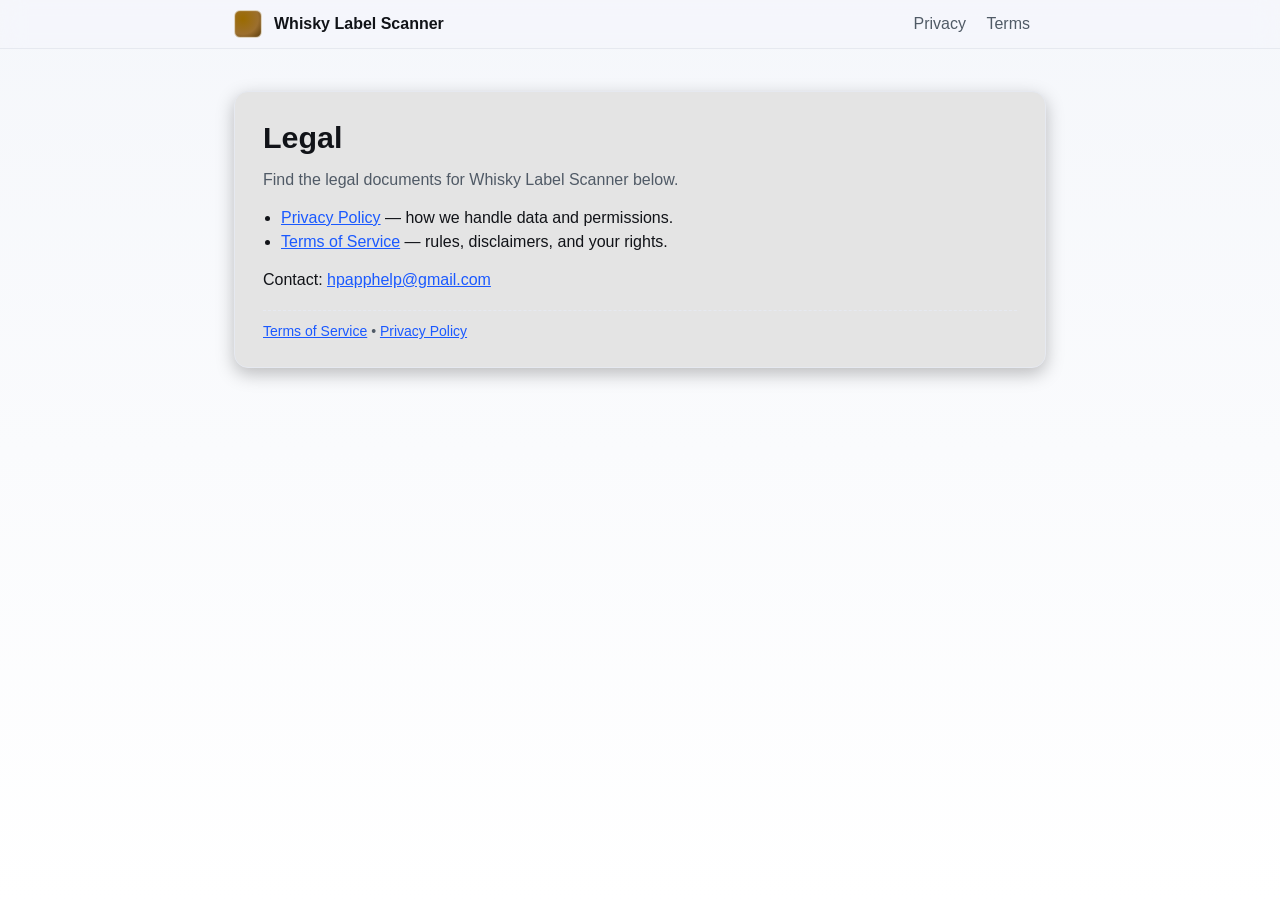
<file: index.html>
<!doctype html>
<html lang="en">
  <head>
    <meta charset="utf-8" />
    <meta name="viewport" content="width=device-width, initial-scale=1" />
    <title>Whisky Label Scanner — Legal</title>
    <meta name="description" content="Legal pages for the Whisky Label Scanner mobile app." />
    <link rel="stylesheet" href="assets/styles.css" />
  </head>
  <body>
    <header class="site">
      <div class="wrap" style="display:flex;align-items:center;justify-content:space-between;padding:10px 24px;">
        <div class="brand">
          <div class="logo" aria-hidden="true"></div>
          <strong>Whisky Label Scanner</strong>
        </div>
        <nav aria-label="Primary">
          <a href="privacy/">Privacy</a>
          <a href="terms/">Terms</a>
        </nav>
      </div>
    </header>

    <div class="wrap">
      <main role="main">
        <h1>Legal</h1>
        <p class="muted">Find the legal documents for Whisky Label Scanner below.</p>
        <ul>
          <li><a href="privacy/">Privacy Policy</a> — how we handle data and permissions.</li>
          <li><a href="terms/">Terms of Service</a> — rules, disclaimers, and your rights.</li>
        </ul>
        <p>Contact: <a href="mailto:hpapphelp@gmail.com">hpapphelp@gmail.com</a></p>

        <div class="footer">
          <span><a href="terms/">Terms of Service</a></span>
          <span> • </span>
          <span><a href="privacy/">Privacy Policy</a></span>
        </div>
      </main>
    </div>
  </body>
  </html>
</file>
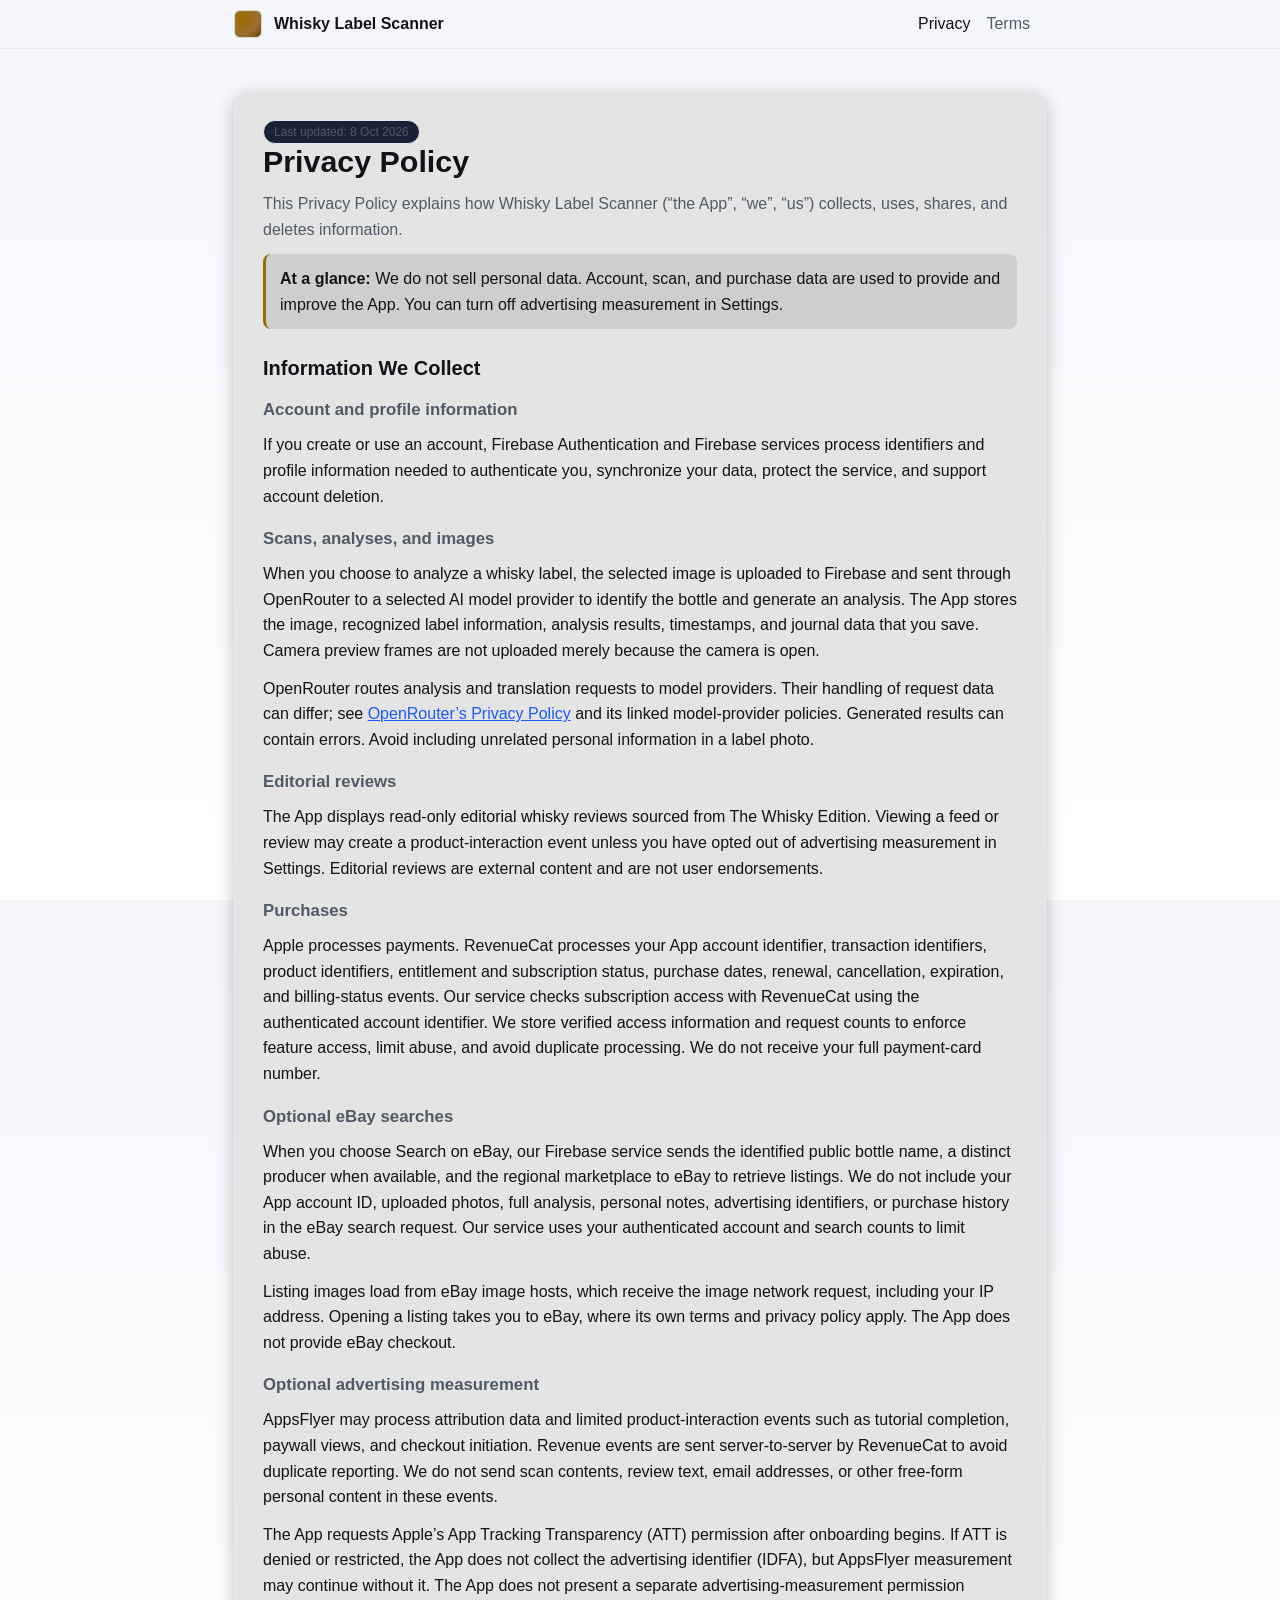
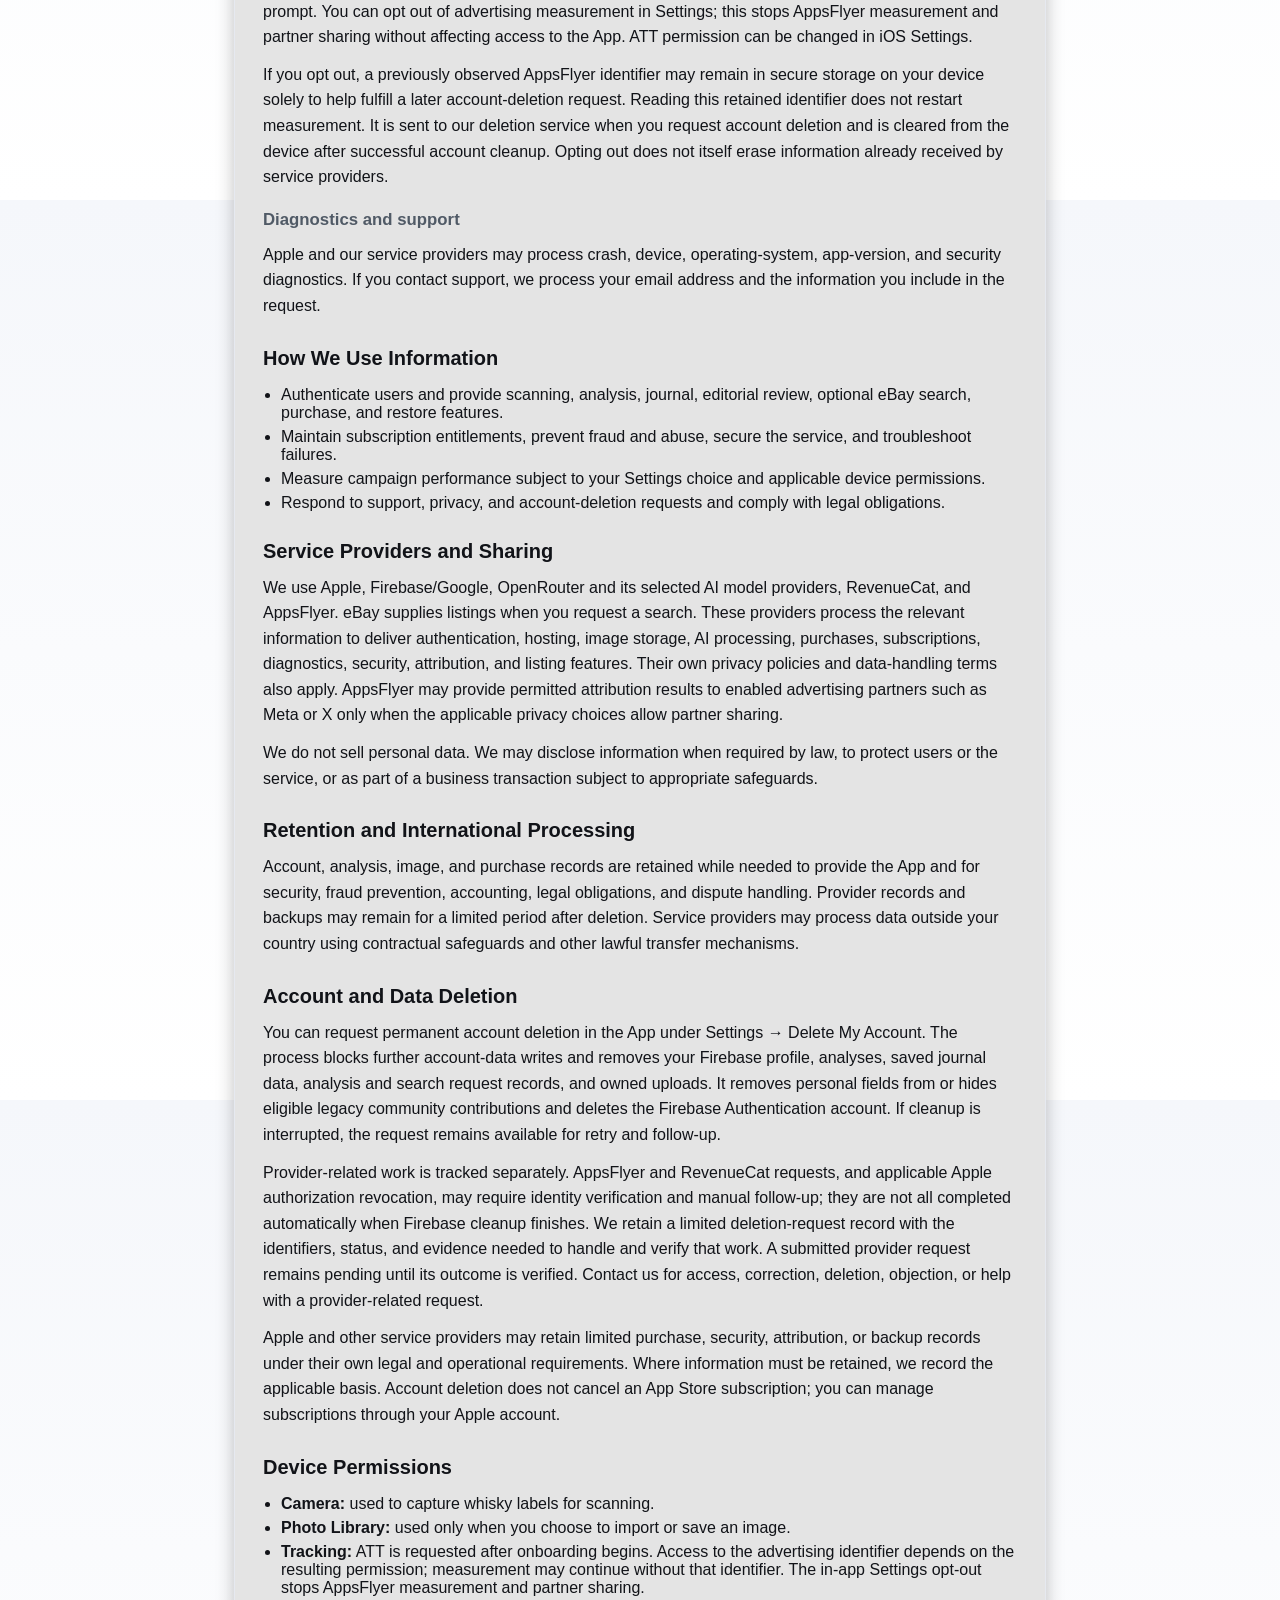
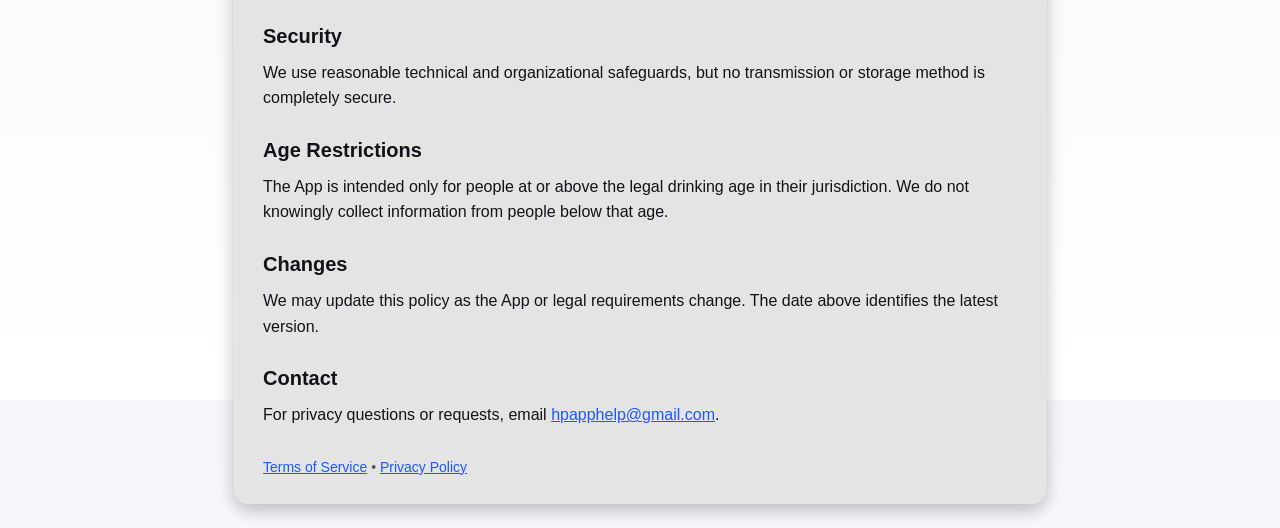
<file: privacy/index.html>
<!doctype html>
<html lang="en">
  <head>
    <meta charset="utf-8" />
    <meta name="viewport" content="width=device-width, initial-scale=1" />
    <title>Whisky Label Scanner — Privacy Policy</title>
    <meta name="description" content="Privacy Policy for the Whisky Label Scanner mobile app." />
    <link rel="stylesheet" href="../assets/styles.css" />
  </head>
  <body>
    <header class="site">
      <div class="wrap" style="display:flex;align-items:center;justify-content:space-between;padding:10px 24px;">
        <div class="brand"><div class="logo" aria-hidden="true"></div><strong>Whisky Label Scanner</strong></div>
        <nav aria-label="Primary"><a class="active" href="../privacy/">Privacy</a><a href="../terms/">Terms</a></nav>
      </div>
    </header>

    <div class="wrap">
      <main role="main">
        <div class="badge">Last updated: 8 Oct 2026</div>
        <h1>Privacy Policy</h1>
        <p class="muted">This Privacy Policy explains how Whisky Label Scanner (“the App”, “we”, “us”) collects, uses, shares, and deletes information.</p>
        <p class="callout"><strong>At a glance:</strong> We do not sell personal data. Account, scan, and purchase data are used to provide and improve the App. You can turn off advertising measurement in Settings.</p>

        <h2 id="data-we-collect">Information We Collect</h2>
        <h3>Account and profile information</h3>
        <p>If you create or use an account, Firebase Authentication and Firebase services process identifiers and profile information needed to authenticate you, synchronize your data, protect the service, and support account deletion.</p>

        <h3>Scans, analyses, and images</h3>
        <p>When you choose to analyze a whisky label, the selected image is uploaded to Firebase and sent through OpenRouter to a selected AI model provider to identify the bottle and generate an analysis. The App stores the image, recognized label information, analysis results, timestamps, and journal data that you save. Camera preview frames are not uploaded merely because the camera is open.</p>
        <p>OpenRouter routes analysis and translation requests to model providers. Their handling of request data can differ; see <a href="https://openrouter.ai/privacy">OpenRouter’s Privacy Policy</a> and its linked model-provider policies. Generated results can contain errors. Avoid including unrelated personal information in a label photo.</p>

        <h3>Editorial reviews</h3>
        <p>The App displays read-only editorial whisky reviews sourced from The Whisky Edition. Viewing a feed or review may create a product-interaction event unless you have opted out of advertising measurement in Settings. Editorial reviews are external content and are not user endorsements.</p>

        <h3>Purchases</h3>
        <p>Apple processes payments. RevenueCat processes your App account identifier, transaction identifiers, product identifiers, entitlement and subscription status, purchase dates, renewal, cancellation, expiration, and billing-status events. Our service checks subscription access with RevenueCat using the authenticated account identifier. We store verified access information and request counts to enforce feature access, limit abuse, and avoid duplicate processing. We do not receive your full payment-card number.</p>

        <h3>Optional eBay searches</h3>
        <p>When you choose Search on eBay, our Firebase service sends the identified public bottle name, a distinct producer when available, and the regional marketplace to eBay to retrieve listings. We do not include your App account ID, uploaded photos, full analysis, personal notes, advertising identifiers, or purchase history in the eBay search request. Our service uses your authenticated account and search counts to limit abuse.</p>
        <p>Listing images load from eBay image hosts, which receive the image network request, including your IP address. Opening a listing takes you to eBay, where its own terms and privacy policy apply. The App does not provide eBay checkout.</p>

        <h3>Optional advertising measurement</h3>
        <p>AppsFlyer may process attribution data and limited product-interaction events such as tutorial completion, paywall views, and checkout initiation. Revenue events are sent server-to-server by RevenueCat to avoid duplicate reporting. We do not send scan contents, review text, email addresses, or other free-form personal content in these events.</p>
        <p>The App requests Apple’s App Tracking Transparency (ATT) permission after onboarding begins. If ATT is denied or restricted, the App does not collect the advertising identifier (IDFA), but AppsFlyer measurement may continue without it. The App does not present a separate advertising-measurement permission prompt. You can opt out of advertising measurement in Settings; this stops AppsFlyer measurement and partner sharing without affecting access to the App. ATT permission can be changed in iOS Settings.</p>

        <p>If you opt out, a previously observed AppsFlyer identifier may remain in secure storage on your device solely to help fulfill a later account-deletion request. Reading this retained identifier does not restart measurement. It is sent to our deletion service when you request account deletion and is cleared from the device after successful account cleanup. Opting out does not itself erase information already received by service providers.</p>

        <h3>Diagnostics and support</h3>
        <p>Apple and our service providers may process crash, device, operating-system, app-version, and security diagnostics. If you contact support, we process your email address and the information you include in the request.</p>

        <h2 id="how-we-use">How We Use Information</h2>
        <ul>
          <li>Authenticate users and provide scanning, analysis, journal, editorial review, optional eBay search, purchase, and restore features.</li>
          <li>Maintain subscription entitlements, prevent fraud and abuse, secure the service, and troubleshoot failures.</li>
          <li>Measure campaign performance subject to your Settings choice and applicable device permissions.</li>
          <li>Respond to support, privacy, and account-deletion requests and comply with legal obligations.</li>
        </ul>

        <h2 id="providers">Service Providers and Sharing</h2>
        <p>We use Apple, Firebase/Google, OpenRouter and its selected AI model providers, RevenueCat, and AppsFlyer. eBay supplies listings when you request a search. These providers process the relevant information to deliver authentication, hosting, image storage, AI processing, purchases, subscriptions, diagnostics, security, attribution, and listing features. Their own privacy policies and data-handling terms also apply. AppsFlyer may provide permitted attribution results to enabled advertising partners such as Meta or X only when the applicable privacy choices allow partner sharing.</p>
        <p>We do not sell personal data. We may disclose information when required by law, to protect users or the service, or as part of a business transaction subject to appropriate safeguards.</p>

        <h2 id="retention">Retention and International Processing</h2>
        <p>Account, analysis, image, and purchase records are retained while needed to provide the App and for security, fraud prevention, accounting, legal obligations, and dispute handling. Provider records and backups may remain for a limited period after deletion. Service providers may process data outside your country using contractual safeguards and other lawful transfer mechanisms.</p>

        <h2 id="deletion">Account and Data Deletion</h2>
        <p>You can request permanent account deletion in the App under Settings → Delete My Account. The process blocks further account-data writes and removes your Firebase profile, analyses, saved journal data, analysis and search request records, and owned uploads. It removes personal fields from or hides eligible legacy community contributions and deletes the Firebase Authentication account. If cleanup is interrupted, the request remains available for retry and follow-up.</p>
        <p>Provider-related work is tracked separately. AppsFlyer and RevenueCat requests, and applicable Apple authorization revocation, may require identity verification and manual follow-up; they are not all completed automatically when Firebase cleanup finishes. We retain a limited deletion-request record with the identifiers, status, and evidence needed to handle and verify that work. A submitted provider request remains pending until its outcome is verified. Contact us for access, correction, deletion, objection, or help with a provider-related request.</p>
        <p>Apple and other service providers may retain limited purchase, security, attribution, or backup records under their own legal and operational requirements. Where information must be retained, we record the applicable basis. Account deletion does not cancel an App Store subscription; you can manage subscriptions through your Apple account.</p>

        <h2 id="permissions">Device Permissions</h2>
        <ul>
          <li><strong>Camera:</strong> used to capture whisky labels for scanning.</li>
          <li><strong>Photo Library:</strong> used only when you choose to import or save an image.</li>
          <li><strong>Tracking:</strong> ATT is requested after onboarding begins. Access to the advertising identifier depends on the resulting permission; measurement may continue without that identifier. The in-app Settings opt-out stops AppsFlyer measurement and partner sharing.</li>
        </ul>

        <h2 id="security">Security</h2>
        <p>We use reasonable technical and organizational safeguards, but no transmission or storage method is completely secure.</p>

        <h2 id="children">Age Restrictions</h2>
        <p>The App is intended only for people at or above the legal drinking age in their jurisdiction. We do not knowingly collect information from people below that age.</p>

        <h2 id="changes">Changes</h2>
        <p>We may update this policy as the App or legal requirements change. The date above identifies the latest version.</p>

        <h2 id="contact">Contact</h2>
        <p>For privacy questions or requests, email <a href="mailto:hpapphelp@gmail.com">hpapphelp@gmail.com</a>.</p>

        <div class="footer"><span><a href="../terms/">Terms of Service</a></span><span> • </span><span><a href="../privacy/">Privacy Policy</a></span></div>
      </main>
    </div>
  </body>
</html>
</file>
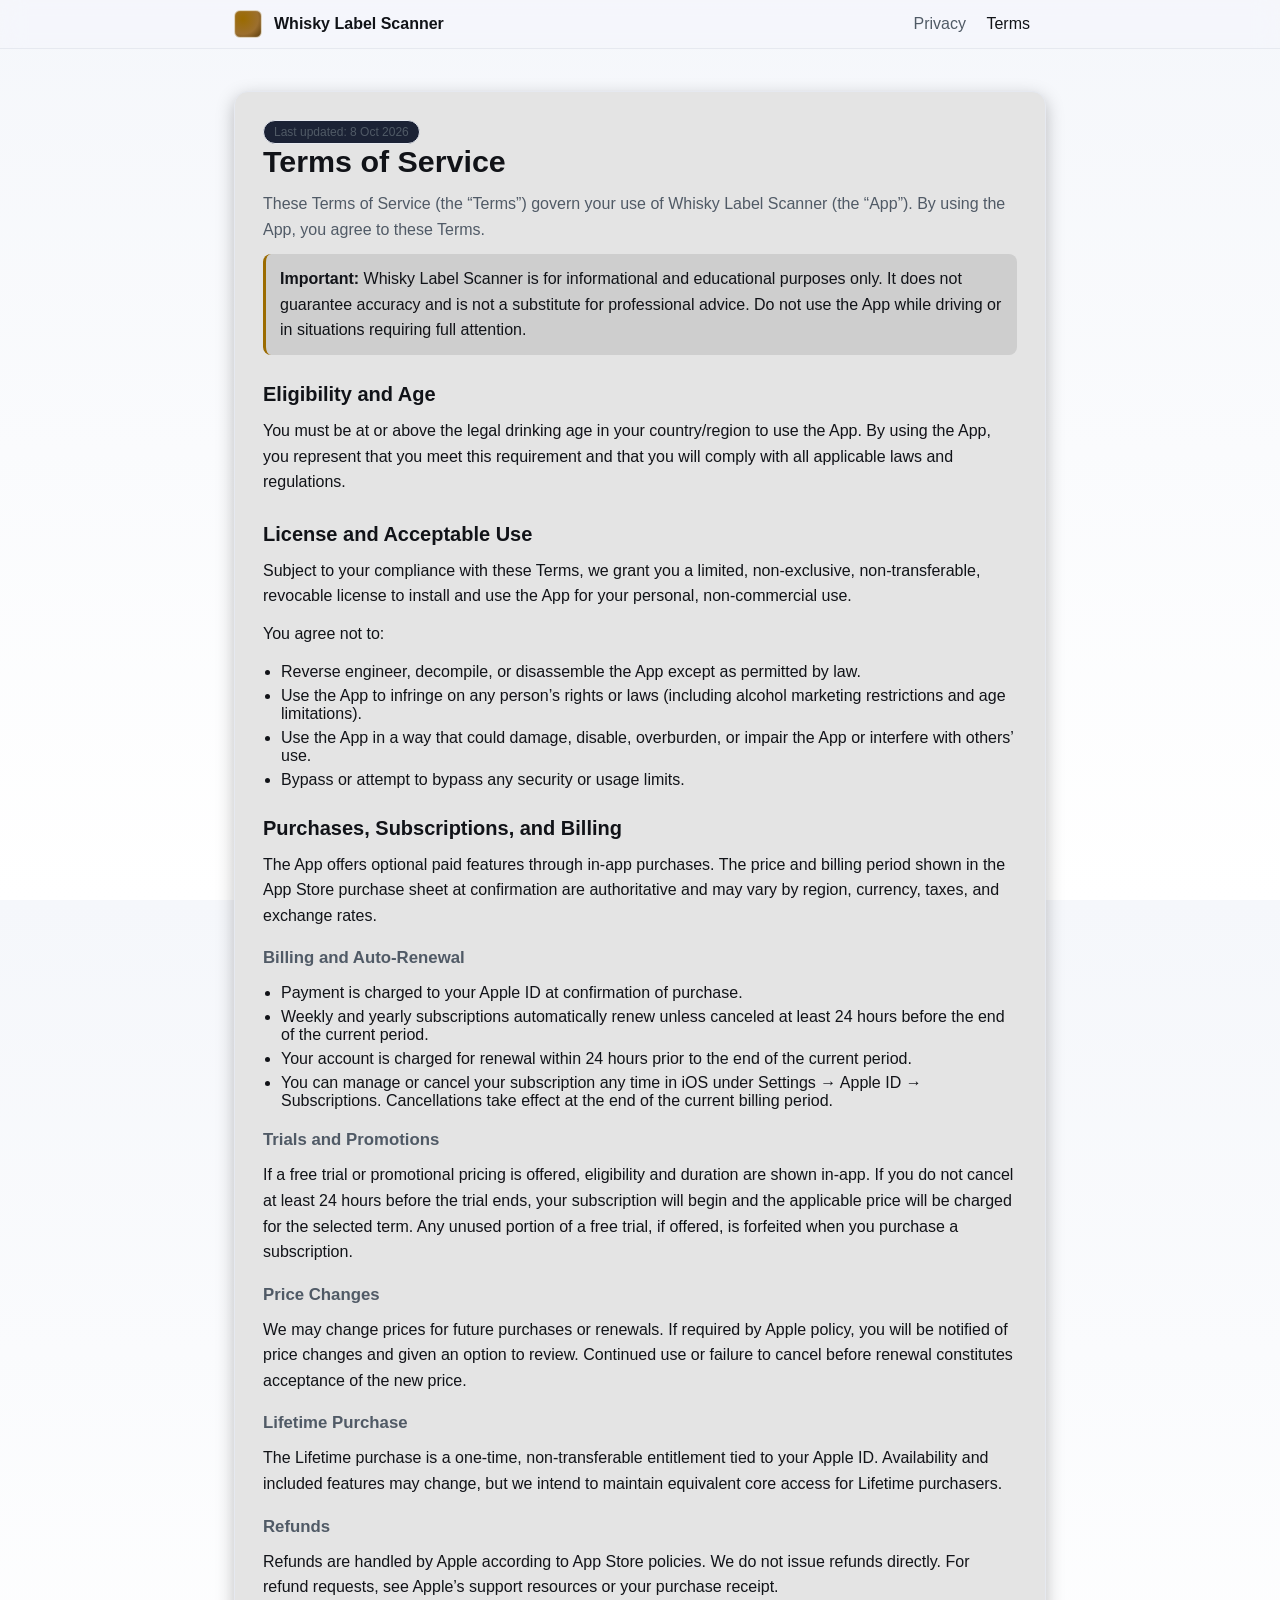
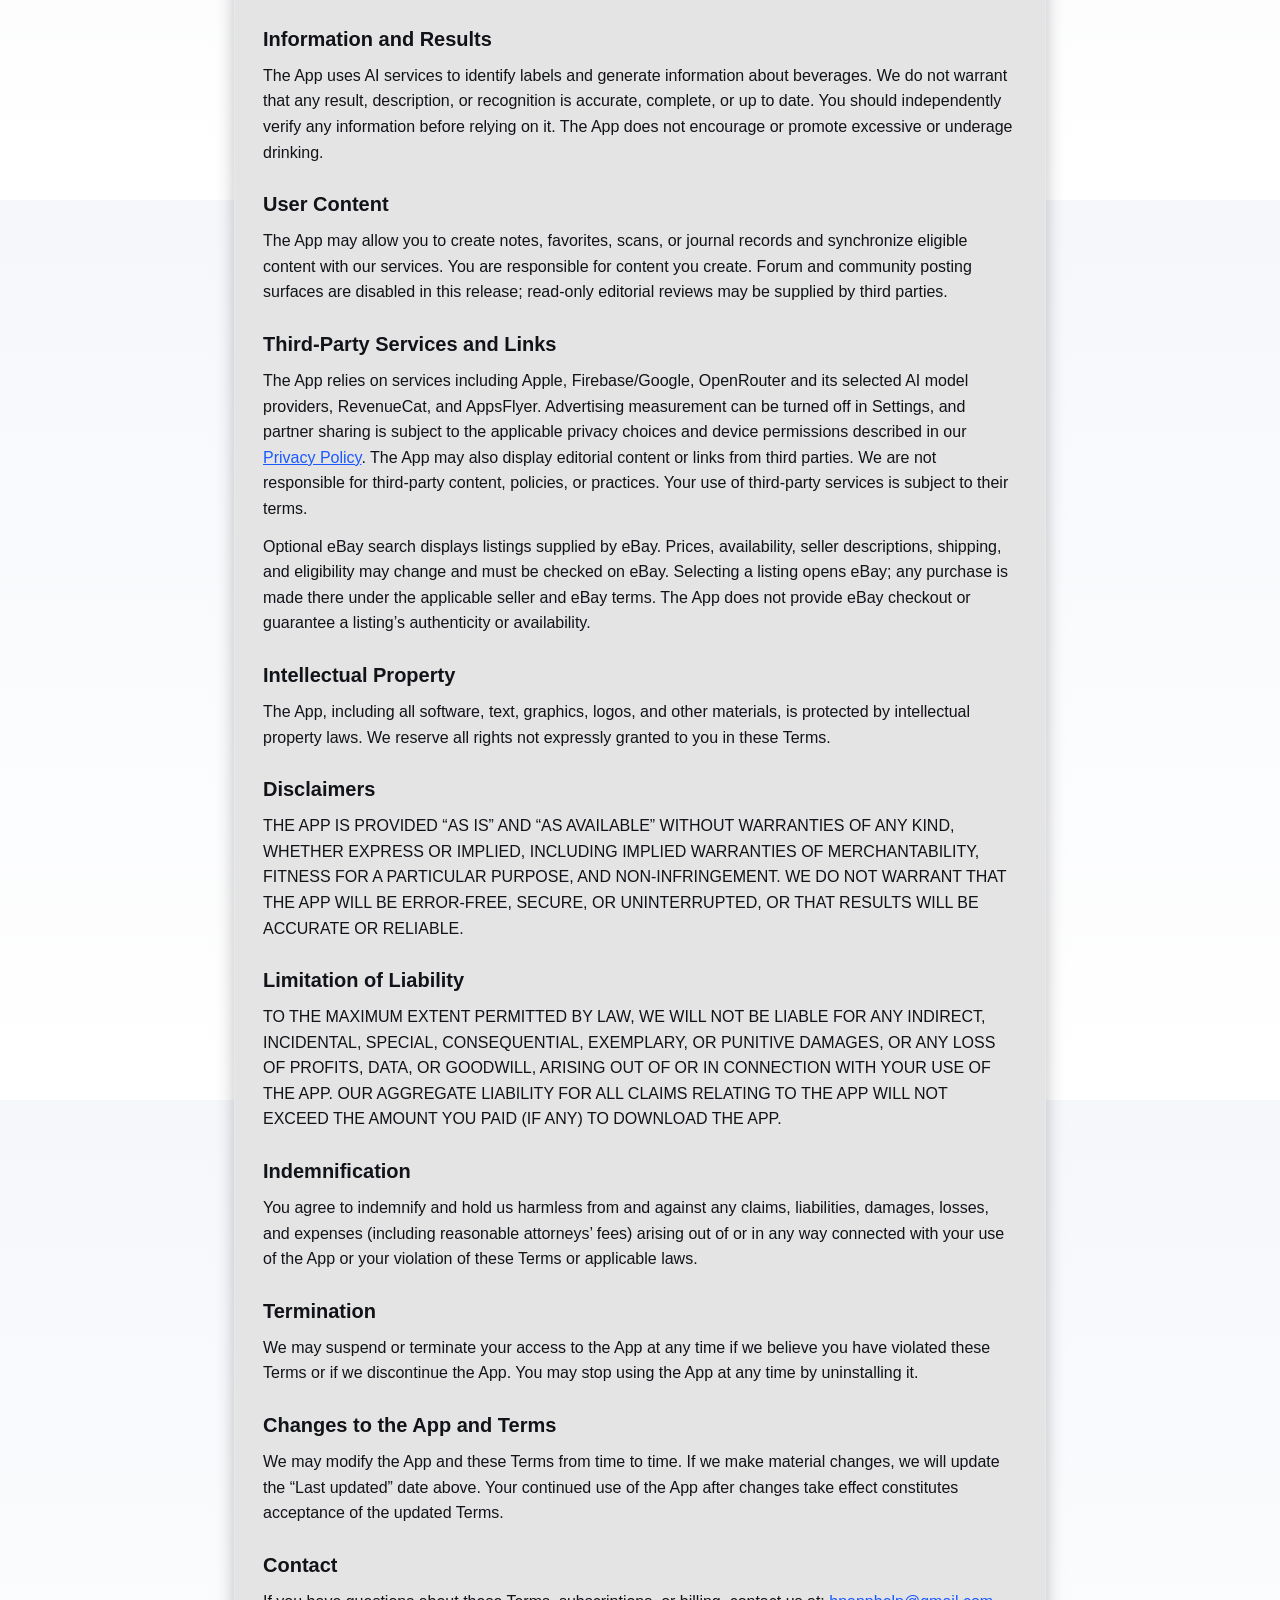
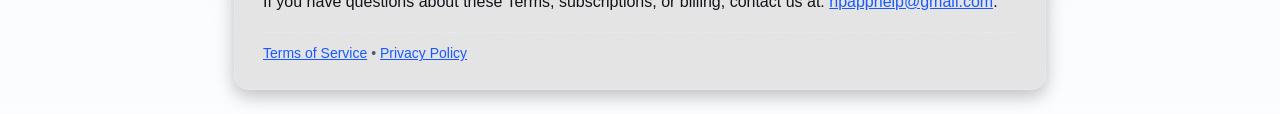
<file: terms/index.html>
<!doctype html>
<html lang="en">
  <head>
    <meta charset="utf-8" />
    <meta name="viewport" content="width=device-width, initial-scale=1" />
    <title>Whisky Label Scanner — Terms of Service</title>
    <meta name="description" content="Terms of Service for the Whisky Label Scanner mobile app." />
    <link rel="stylesheet" href="../assets/styles.css" />
  </head>
  <body>
    <header class="site">
      <div class="wrap" style="display:flex;align-items:center;justify-content:space-between;padding:10px 24px;">
        <div class="brand">
          <div class="logo" aria-hidden="true"></div>
          <strong>Whisky Label Scanner</strong>
        </div>
        <nav aria-label="Primary">
          <a href="../privacy/">Privacy</a>
          <a class="active" href="../terms/">Terms</a>
        </nav>
      </div>
    </header>

    <div class="wrap">
      <main role="main">
        <div class="badge">Last updated: 8 Oct 2026</div>
        <h1>Terms of Service</h1>
        <p class="muted">These Terms of Service (the “Terms”) govern your use of Whisky Label Scanner (the “App”). By using the App, you agree to these Terms.</p>
        <p class="callout"><strong>Important:</strong> Whisky Label Scanner is for informational and educational purposes only. It does not guarantee accuracy and is not a substitute for professional advice. Do not use the App while driving or in situations requiring full attention.</p>

        <h2 id="eligibility">Eligibility and Age</h2>
        <p>You must be at or above the legal drinking age in your country/region to use the App. By using the App, you represent that you meet this requirement and that you will comply with all applicable laws and regulations.</p>

        <h2 id="license">License and Acceptable Use</h2>
        <p>Subject to your compliance with these Terms, we grant you a limited, non‑exclusive, non‑transferable, revocable license to install and use the App for your personal, non‑commercial use.</p>
        <p>You agree not to:</p>
        <ul>
          <li>Reverse engineer, decompile, or disassemble the App except as permitted by law.</li>
          <li>Use the App to infringe on any person’s rights or laws (including alcohol marketing restrictions and age limitations).</li>
          <li>Use the App in a way that could damage, disable, overburden, or impair the App or interfere with others’ use.</li>
          <li>Bypass or attempt to bypass any security or usage limits.</li>
        </ul>

        <h2 id="subscriptions">Purchases, Subscriptions, and Billing</h2>
        <p>The App offers optional paid features through in‑app purchases. The price and billing period shown in the App Store purchase sheet at confirmation are authoritative and may vary by region, currency, taxes, and exchange rates.</p>
        <h3>Billing and Auto‑Renewal</h3>
        <ul>
          <li>Payment is charged to your Apple ID at confirmation of purchase.</li>
          <li>Weekly and yearly subscriptions automatically renew unless canceled at least 24 hours before the end of the current period.</li>
          <li>Your account is charged for renewal within 24 hours prior to the end of the current period.</li>
          <li>You can manage or cancel your subscription any time in iOS under Settings → Apple ID → Subscriptions. Cancellations take effect at the end of the current billing period.</li>
        </ul>
        <h3>Trials and Promotions</h3>
        <p>If a free trial or promotional pricing is offered, eligibility and duration are shown in‑app. If you do not cancel at least 24 hours before the trial ends, your subscription will begin and the applicable price will be charged for the selected term. Any unused portion of a free trial, if offered, is forfeited when you purchase a subscription.</p>
        <h3>Price Changes</h3>
        <p>We may change prices for future purchases or renewals. If required by Apple policy, you will be notified of price changes and given an option to review. Continued use or failure to cancel before renewal constitutes acceptance of the new price.</p>
        <h3>Lifetime Purchase</h3>
        <p>The Lifetime purchase is a one‑time, non‑transferable entitlement tied to your Apple ID. Availability and included features may change, but we intend to maintain equivalent core access for Lifetime purchasers.</p>
        <h3>Refunds</h3>
        <p>Refunds are handled by Apple according to App Store policies. We do not issue refunds directly. For refund requests, see Apple’s support resources or your purchase receipt.</p>

        <h2 id="information">Information and Results</h2>
        <p>The App uses AI services to identify labels and generate information about beverages. We do not warrant that any result, description, or recognition is accurate, complete, or up to date. You should independently verify any information before relying on it. The App does not encourage or promote excessive or underage drinking.</p>

        <h2 id="user-content">User Content</h2>
        <p>The App may allow you to create notes, favorites, scans, or journal records and synchronize eligible content with our services. You are responsible for content you create. Forum and community posting surfaces are disabled in this release; read-only editorial reviews may be supplied by third parties.</p>

        <h2 id="third-parties">Third‑Party Services and Links</h2>
        <p>The App relies on services including Apple, Firebase/Google, OpenRouter and its selected AI model providers, RevenueCat, and AppsFlyer. Advertising measurement can be turned off in Settings, and partner sharing is subject to the applicable privacy choices and device permissions described in our <a href="../privacy/">Privacy Policy</a>. The App may also display editorial content or links from third parties. We are not responsible for third-party content, policies, or practices. Your use of third-party services is subject to their terms.</p>
        <p>Optional eBay search displays listings supplied by eBay. Prices, availability, seller descriptions, shipping, and eligibility may change and must be checked on eBay. Selecting a listing opens eBay; any purchase is made there under the applicable seller and eBay terms. The App does not provide eBay checkout or guarantee a listing’s authenticity or availability.</p>

        <h2 id="ip">Intellectual Property</h2>
        <p>The App, including all software, text, graphics, logos, and other materials, is protected by intellectual property laws. We reserve all rights not expressly granted to you in these Terms.</p>

        <h2 id="disclaimers">Disclaimers</h2>
        <p>THE APP IS PROVIDED “AS IS” AND “AS AVAILABLE” WITHOUT WARRANTIES OF ANY KIND, WHETHER EXPRESS OR IMPLIED, INCLUDING IMPLIED WARRANTIES OF MERCHANTABILITY, FITNESS FOR A PARTICULAR PURPOSE, AND NON‑INFRINGEMENT. WE DO NOT WARRANT THAT THE APP WILL BE ERROR‑FREE, SECURE, OR UNINTERRUPTED, OR THAT RESULTS WILL BE ACCURATE OR RELIABLE.</p>

        <h2 id="limitation">Limitation of Liability</h2>
        <p>TO THE MAXIMUM EXTENT PERMITTED BY LAW, WE WILL NOT BE LIABLE FOR ANY INDIRECT, INCIDENTAL, SPECIAL, CONSEQUENTIAL, EXEMPLARY, OR PUNITIVE DAMAGES, OR ANY LOSS OF PROFITS, DATA, OR GOODWILL, ARISING OUT OF OR IN CONNECTION WITH YOUR USE OF THE APP. OUR AGGREGATE LIABILITY FOR ALL CLAIMS RELATING TO THE APP WILL NOT EXCEED THE AMOUNT YOU PAID (IF ANY) TO DOWNLOAD THE APP.</p>

        <h2 id="indemnity">Indemnification</h2>
        <p>You agree to indemnify and hold us harmless from and against any claims, liabilities, damages, losses, and expenses (including reasonable attorneys’ fees) arising out of or in any way connected with your use of the App or your violation of these Terms or applicable laws.</p>

        <h2 id="termination">Termination</h2>
        <p>We may suspend or terminate your access to the App at any time if we believe you have violated these Terms or if we discontinue the App. You may stop using the App at any time by uninstalling it.</p>

        <h2 id="changes">Changes to the App and Terms</h2>
        <p>We may modify the App and these Terms from time to time. If we make material changes, we will update the “Last updated” date above. Your continued use of the App after changes take effect constitutes acceptance of the updated Terms.</p>

        <h2 id="contact">Contact</h2>
        <p>If you have questions about these Terms, subscriptions, or billing, contact us at: <a href="mailto:hpapphelp@gmail.com">hpapphelp@gmail.com</a>.</p>

        <div class="footer">
          <span><a href="../terms/">Terms of Service</a></span>
          <span> • </span>
          <span><a href="../privacy/">Privacy Policy</a></span>
        </div>
      </main>
    </div>
  </body>
  </html>
</file>
<file: assets/styles.css>
/* Whiskey Scanner Legal Pages — Shared Styles */
:root {
  --bg: #0b0c0f;
  --elev: #11131a;
  --text: #e8ecf1;
  --muted: #b7c1cc;
  --link: #8ab4ff;
  --accent: #f5c56a;
  --border: #222738;
}

* { box-sizing: border-box; }
html, body { height: 100%; }
body {
  margin: 0;
  font-family: -apple-system, BlinkMacSystemFont, "Segoe UI", Roboto, "Helvetica Neue", Arial, "Noto Sans", "Apple Color Emoji", "Segoe UI Emoji", sans-serif;
  background: linear-gradient(180deg, var(--bg), var(--elev));
  color: var(--text);
  -webkit-font-smoothing: antialiased;
  -moz-osx-font-smoothing: grayscale;
}

.wrap {
  max-width: 860px;
  margin: 0 auto;
  padding: 24px;
}

header.site {
  position: sticky;
  top: 0;
  backdrop-filter: saturate(1.2) blur(12px);
  background: color-mix(in oklab, var(--bg) 78%, transparent);
  border-bottom: 1px solid var(--border);
  z-index: 10;
}

.brand {
  display: flex;
  align-items: center;
  gap: 12px;
}
.logo {
  width: 28px;
  height: 28px;
  border-radius: 6px;
  background: radial-gradient(circle at 30% 30%, var(--accent), #9c6f2e 60%, #5a3b0c 100%);
  border: 1px solid #3a2a10;
  box-shadow: inset 0 0 0 1px rgba(255,255,255,0.08);
}

nav a {
  color: var(--muted);
  text-decoration: none;
  margin-right: 16px;
  font-weight: 500;
}
nav a.active { color: var(--text); }
nav a:hover, nav a:focus-visible { color: var(--link); }

main {
  background: color-mix(in oklab, var(--elev) 92%, black 8%);
  border: 1px solid var(--border);
  border-radius: 14px;
  padding: 28px;
  margin-top: 18px;
  box-shadow: 0 6px 18px rgba(0,0,0,0.25);
}

h1 { font-size: 1.9rem; margin: 0 0 12px; }
h2 { font-size: 1.25rem; margin: 28px 0 8px; }
h3 { font-size: 1.05rem; margin: 20px 0 6px; color: var(--muted); }
p { line-height: 1.6; color: var(--text); margin: 12px 0; }
small, .muted { color: var(--muted); }

ul { padding-left: 18px; }
li { margin: 6px 0; }

a { color: var(--link); }
a:hover, a:focus-visible { text-decoration: underline; }

.badge {
  display: inline-block;
  padding: 4px 10px;
  border-radius: 999px;
  background: #1b2235;
  border: 1px solid var(--border);
  color: var(--muted);
  font-size: 12px;
  margin-right: 8px;
}

.callout {
  border-left: 3px solid var(--accent);
  background: color-mix(in oklab, var(--elev) 85%, black 15%);
  padding: 12px 14px;
  border-radius: 8px;
}

.footer {
  margin: 18px 0 0;
  padding-top: 12px;
  border-top: 1px dashed var(--border);
  color: var(--muted);
  font-size: 14px;
}

code, kbd { font-family: ui-monospace, SFMono-Regular, Menlo, Consolas, monospace; font-size: .95em; }

@media (max-width: 640px) {
  main { padding: 20px; }
  nav a { margin-right: 12px; }
}

@media (prefers-color-scheme: light) {
  :root {
    --bg: #f5f7fb;
    --elev: #ffffff;
    --text: #111318;
    --muted: #505a66;
    --link: #1a59ff;
    --accent: #9b6b00;
    --border: #e6e9f0;
  }
  .logo { border-color: #e0d5c0; }
}

/* Print friendly */
@media print {
  header.site, nav { display: none; }
  main { box-shadow: none; border: none; }
}
</file>
